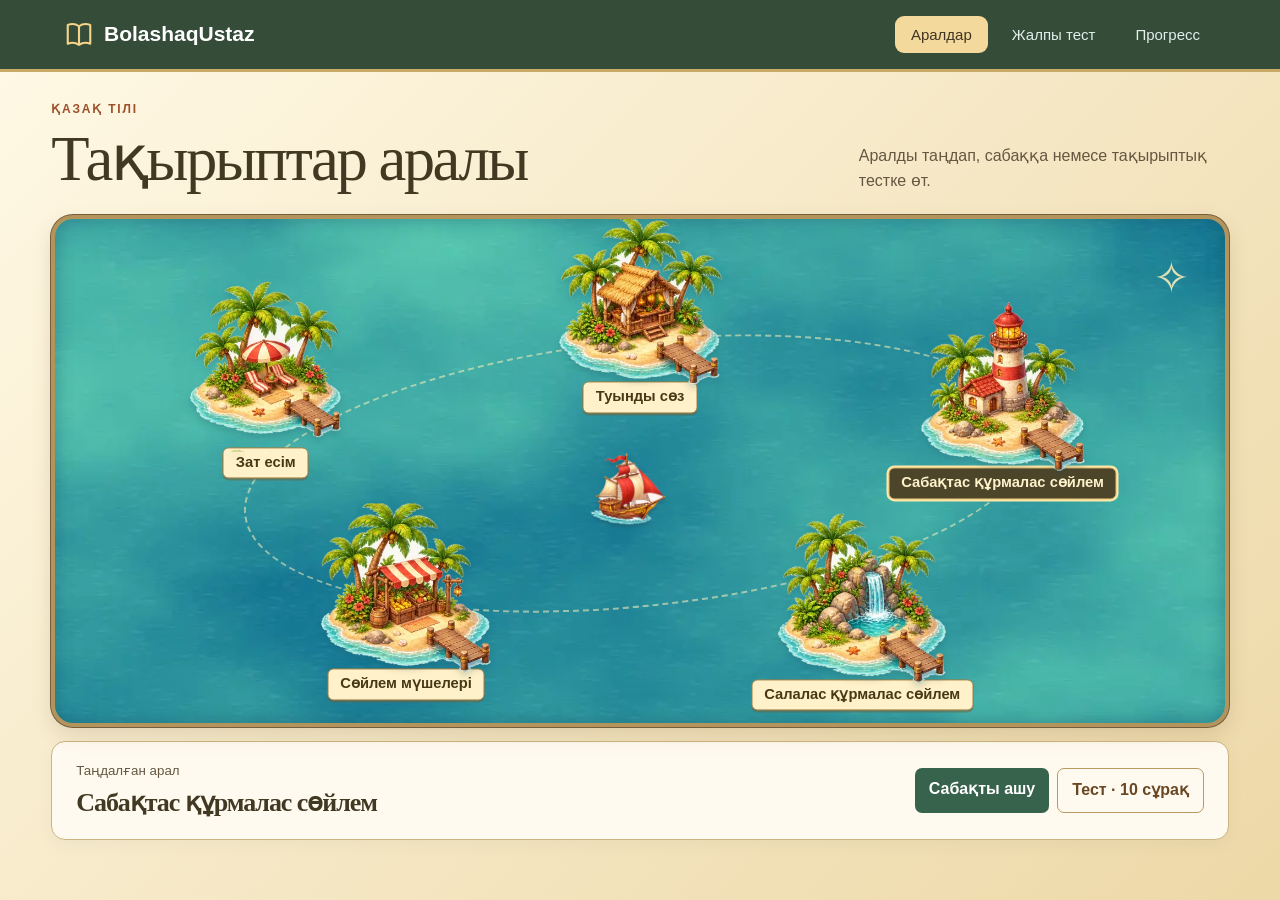
<file: index.html>
<!doctype html><html lang="kk"><head><meta charset="utf-8"><meta name="viewport" content="width=device-width,initial-scale=1"><title>Сабақтар · BolashaqUstaz</title><link rel="stylesheet" href="ustaz.css"></head><body><div id="app"></div><script src="lessons.js"></script><script src="ustaz.js"></script></body></html>
</file>
<file: ustaz.css>
*{box-sizing:border-box}body{margin:0;background:#f8f9f6;color:#192f28;font:16px/1.55 Inter,Arial,sans-serif}a{color:inherit;text-decoration:none}button,select{font:inherit;cursor:pointer}button:focus-visible,a:focus-visible,select:focus-visible{outline:3px solid #c57c33}aside{position:fixed;inset:0 auto 0 0;width:244px;background:#143c32;color:white;padding:34px 18px;display:flex;flex-direction:column}.brand{display:flex;align-items:center;gap:11px;font-weight:750;font-size:20px;padding:0 6px}.brand b{display:grid;place-items:center;width:38px;height:40px;background:#dfefaa;color:#174333;border-radius:11px}.brand small,.account small{display:block;color:#a6bdb1;font-size:12px;font-weight:400}.sideLabel{font-size:11px;letter-spacing:2px;color:#a4baaf;margin:56px 14px 14px}nav a{display:flex;align-items:center;gap:14px;padding:13px 15px;border-radius:9px;margin-bottom:5px;color:#e2ece3}nav a.on{background:#daeba6;color:#1c392b;font-weight:bold}.account{margin-top:auto;border-top:1px solid #466556;padding:24px 5px 0;display:flex;gap:11px;align-items:center}.avatar{border-radius:50%;background:#deeac4;width:38px;height:38px;display:grid;place-items:center;color:#234537}main{margin-left:244px}.bar{background:white;border-bottom:1px solid #dce3da;padding:16px 4.4%;display:flex;align-items:center;justify-content:space-between;color:#5b6c61;font-size:14px}.bar span{display:flex;align-items:center;gap:10px}.wrap{max-width:1440px;margin:auto;padding:32px 4.4% 60px}.eyebrow{color:#53725a;font-size:12px;font-weight:700;letter-spacing:1.8px}.top,.row{display:flex;align-items:center;justify-content:space-between;gap:16px}h1,h2,h3,p{margin:0}h1{font-size:clamp(32px,3.2vw,50px);line-height:1.15;letter-spacing:-1.8px;margin:6px 0 7px}h2{font-size:24px;letter-spacing:-.65px}h3{font-size:19px}.muted,small{color:#64746b}select{border:1px solid #d4ded4;background:white;border-radius:9px;padding:8px;color:#294b39}.hero{background:#dfecc9;border:1px solid #cedfbc;border-radius:20px;display:grid;grid-template-columns:1.1fr 1fr;overflow:hidden;margin:25px 0 23px;position:relative}.heroText{padding:34px;z-index:1}.pill{display:inline-flex;align-items:center;gap:7px;background:#f4f9e8;border:1px solid #bfcea8;border-radius:20px;padding:4px 11px;font-size:12px;font-weight:bold}.hero h2{font-size:clamp(30px,3.4vw,54px);line-height:1.06;margin:16px 0;letter-spacing:-1.8px}.meta{display:flex;align-items:center;gap:8px;color:#4c614e;font-size:14px}.boardarea{display:grid;place-items:center;background:radial-gradient(ellipse at center,#b4d39e55,transparent 70%),repeating-linear-gradient(90deg,transparent 0 24px,#94b68622 25px 26px),repeating-linear-gradient(0deg,transparent 0 24px,#94b68622 25px 26px);padding:24px}.board{background:radial-gradient(at 40% 60%,#385b47,#214737);width:100%;max-width:305px;transform:rotate(-4deg);border:7px solid #b69061;border-bottom:10px solid #b69061;box-shadow:4px 8px 0 #74926850,inset 0 0 0 2px #233e2f;border-radius:6px;text-align:center;color:#f5f2d7;padding:19px 10px 22px;font:italic 20px Georgia,serif;position:relative}.board:after{content:'';position:absolute;bottom:0;right:20px;width:29px;height:4px;background:#fff3da;border-radius:2px}.branch{color:#cbdca2;line-height:1.2;font-size:30px}.leaves{display:flex;justify-content:space-evenly;gap:6px}.leaves i{font-size:15px;padding:4px;border:1px dashed #d9ddb3;border-radius:5px}.grid{display:grid;grid-template-columns:minmax(0,1.65fr) minmax(230px,1fr);gap:20px;align-items:start}.card{background:#fff;border:1px solid #dde3da;border-radius:16px;padding:24px;margin-bottom:18px}.head{display:flex;gap:12px;align-items:center;margin-bottom:16px}.ico{display:inline-grid;place-items:center;width:39px;height:39px;background:#edf3e4;color:#426f46;border-radius:10px}.example{background:#f5f8ef;border-left:3px solid #8aa96c;padding:14px 16px;margin-top:16px;border-radius:0 7px 7px 0}.example small{display:block;color:#557445;font-weight:bold}.tags{display:flex;gap:10px;flex-wrap:wrap;margin-top:16px}.tags div{flex:1;min-width:120px;border:1px solid #dae5da;border-radius:9px;padding:11px}.tags small{display:block}.primary,.option{border-radius:9px;padding:10px 18px;border:1px solid #214d3b;background:#214d3b;color:white;font-weight:600;display:inline-block}.primary{margin-top:16px}.option{background:white;color:#233f30;border-color:#d9e1da;text-align:left;margin:5px 0;width:100%}.option:hover:not(:disabled){background:#f0f6e9}.option:disabled{cursor:default}.right,.wrong{padding:12px;border-radius:8px;margin-top:12px;background:#e6f1dc}.wrong{background:#fff0dd}.line{display:flex;align-items:center;gap:12px;padding:12px 0;border-bottom:1px solid #edf0eb}.line:last-child{border:0}.line small{display:block}.line b.num{font-size:14px;color:#49744f;background:#eef4e8;width:30px;height:30px;border-radius:50%;display:grid;place-items:center}.progress{height:9px;background:#e9eee5;border-radius:9px;overflow:hidden}.progress i{display:block;height:100%;background:#86a965}.stats{display:flex;gap:14px;flex-wrap:wrap}.stats .card{flex:1}.stats strong{display:block;font-size:30px}svg{width:21px;height:21px;fill:none;stroke:currentColor;stroke-width:1.7;stroke-linecap:round;stroke-linejoin:round}.topic{display:block;margin-top:12px}.topic select{max-width:100%}@media(max-width:1000px){aside{width:205px}main{margin-left:205px}.grid{grid-template-columns:1.4fr 1fr}.card,.heroText{padding:19px}}@media(max-width:760px){aside{position:static;width:100%;padding:12px 16px}.sideLabel,.account,.bar{display:none}nav{display:flex;margin-top:12px}nav a{flex:1;justify-content:center;padding:8px;gap:6px;margin:0}.brand small{display:none}main{margin:0}.wrap{padding:22px 16px}.grid{grid-template-columns:1fr;gap:0}.hero{grid-template-columns:1fr .85fr}.boardarea{padding:12px}.board{font-size:15px}.leaves i{font-size:12px}.hero h2{font-size:29px}.top{align-items:start}.stats{gap:6px}.stats .card{padding:12px}}@media(max-width:480px){.hero{grid-template-columns:1fr}.boardarea{padding:12px 38px 22px}.board{max-width:240px}.top{flex-wrap:wrap}}
.lesson-detail{margin-top:12px}.card h4{font-size:1.05rem;margin:20px 0 7px}.card details{margin-top:12px;background:#f5f8ef;border-radius:8px;padding:10px 14px}.card summary{cursor:pointer;font-weight:600;color:#31583b}.card details p{margin-top:8px}
.video-lesson iframe{display:block;width:100%;aspect-ratio:16/9;border:0;border-radius:8px;background:#173d30;margin:10px 0}.video-lesson a{color:#295d43;text-decoration:underline}.option.correct-choice{background:#e4f3e2;border-color:#568953}.option.incorrect-choice{background:#fff1e6;border-color:#ba7852}.wrong p{margin-top:.5rem}
.download-file{display:block;width:fit-content;margin:0 0 12px auto;text-decoration:underline;color:#365e48}.video-lesson .video-open{color:white;text-decoration:none;margin:12px 0}fieldset{border:0;border-bottom:1px solid #dfe6d9;padding:0 0 18px;margin:0 0 18px;min-width:0}legend{font-weight:700;margin-bottom:5px}.chip,.rating{display:inline-block;background:#f4f7ef;color:#234636;border:1px solid #cad6c5;border-radius:8px;padding:8px 13px;margin-top:8px}.chip[aria-pressed=true]{background:#254e3c;color:white}.rating{cursor:pointer}.reply:not(:empty){background:#f1f5eb;border-radius:8px;padding:12px;margin-top:12px}textarea{width:100%;font:inherit;color:inherit;border:1px solid #bac9b8;border-radius:8px;padding:10px;margin:8px 0 0;resize:vertical}.brand span{min-width:0}.card details p+p{margin-top:10px}.lesson-jumps{margin:12px 0 0}.lesson-jumps .chip{font-weight:600}
.saved-review{border-left:4px solid #779957}.saved-review header{display:flex;gap:12px;justify-content:space-between;align-items:center;flex-wrap:wrap}.review-stars{color:#92651e;letter-spacing:2px}.review-body{white-space:pre-wrap;overflow-wrap:anywhere;margin-top:12px}.saved-review time{display:block;margin-top:8px;color:#64746b;font-size:.875rem}.atlas{min-height:100vh;color:#f5f2df;background:radial-gradient(ellipse at 50% 56%,#174441 0%,#102d34 42%,#091c27 80%);font-family:Inter,Arial,sans-serif}.atlas a:hover{text-decoration:underline}.atlas-head{display:flex;align-items:center;justify-content:space-between;padding:18px max(5vw,20px);border-bottom:1px solid #45615f80;background:#0a1f28}.atlas-logo{display:flex;align-items:center;gap:10px;font-size:21px;font-weight:750}.atlas-logo svg{color:#efcf91;width:30px;height:30px}.atlas-head nav{display:flex;gap:8px}.atlas-head nav a{margin:0;padding:7px 16px;color:#c7d9d3;font-size:15px}.atlas-head nav a[aria-current]{background:#264940;color:#e6e5c4}.atlas .atlas-body{margin:0 auto;padding:30px 5vw 22px;max-width:1450px}.world-intro{text-align:center}.world-intro .eyebrow{color:#e7c78a}.world-intro h1{font-family:Georgia,'Times New Roman',serif;font-weight:500;font-size:clamp(38px,4.8vw,72px);color:#f7edd4}.world-intro p{color:#c2d7cc}.sky-map{position:relative;isolation:isolate;height:clamp(420px,48vw,555px);max-width:1150px;margin:auto;background-image:radial-gradient(1px 1px at 21px 35px,#def3cbab 90%,transparent),radial-gradient(1px 1px at 62px 11px,#ebcd9e99 95%,transparent);background-size:141px 107px,213px 143px}.compass{position:absolute;top:6%;right:4%;font-size:52px;color:#beab7a77}.constellation{position:absolute;left:16%;right:16%;top:24%;height:53%;border:1px dashed #c1b28059;border-radius:50%;transform:rotate(-6deg)}.atlas-book{position:absolute;top:53%;left:50%;transform:translate(-50%,-50%) rotate(-9deg);display:flex;filter:drop-shadow(0 10px 15px #080f1a)}.atlas-book i{width:46px;height:44px;background:repeating-linear-gradient(0deg,transparent 0 7px,#897b5855 8px 9px) center/66% 65% no-repeat,#e5d5a8;border:3px solid #c1a575;border-radius:3px 8px 2px 4px;box-shadow:0 4px #759283;transform:skewY(12deg)}.atlas-book i+i{transform:skewY(-12deg);border-radius:8px 3px 4px 2px}.island{background:none;border:0;color:#f1f2d9;position:absolute;display:grid;justify-items:center;width:23%;transform:translate(-50%,-50%);padding:0;line-height:1.2}.island canvas{width:min(100%,225px);height:auto;transition:transform .25s;filter:drop-shadow(0 13px 14px #081b28aa)}.island:hover canvas,.island[aria-pressed=true] canvas{transform:translateY(-5px);filter:drop-shadow(0 5px 13px #77cab92b)}.island-label{margin-top:-3px;border:1px solid #59746c;border-radius:7px;padding:6px 11px;background:#0b242def;font-size:clamp(14px,1.3vw,18px);font-weight:600;max-width:100%}.island[aria-pressed=true] .island-label{color:var(--gem);border-color:var(--gem)}.i0{left:18%;top:32%}.i1{left:50%;top:19%}.i2{left:81%;top:36%}.i3{left:30%;top:76%}.i4{left:69%;top:78%}.dock{display:flex;align-items:center;justify-content:space-between;gap:15px;border:1px solid #58766c;border-radius:14px;background:#132e35;padding:16px 24px;max-width:970px;margin:4px auto}.dock small{color:#b5c9bf}.dock h2{color:#f3ead3;font-size:22px}.dock-actions{display:flex;gap:8px;flex-wrap:wrap}.dock-actions a{padding:9px 14px;border-radius:7px;font-weight:600}.read-link{background:#e7d6a5;color:#19352f}.test-link{border:1px solid #6b8980}.atlas a:focus-visible,.island:focus-visible{outline:3px solid #ffe8a4;outline-offset:3px}@media(max-width:650px){.atlas-head{flex-wrap:wrap;gap:10px}.atlas-head nav{margin:0}.atlas-head nav a{padding:5px 8px;font-size:14px}.atlas .atlas-body{padding:22px 12px}.sky-map{height:560px}.island{width:40%}.i0{left:23%;top:24%}.i1{left:72%;top:16%}.i2{left:77%;top:51%}.i3{left:22%;top:63%}.i4{left:65%;top:83%}.island-label{padding:4px 6px}.atlas-book{top:40%;left:44%;scale:.65}.dock{align-items:flex-start;flex-direction:column;padding:15px}.compass{display:none}}@media(prefers-reduced-motion:reduce){.island canvas{transition:none}}
:root{--ink:#123e47;--teal:#166467;--paper:#fcfaf3;--edge:#c7d9d1;--mist:#e9f2eb;--coral:#ae4f33}
body{background:var(--paper);color:var(--ink);font-family:"Source Sans 3","Segoe UI",Arial,sans-serif}
aside,.atlas-head{background:#103e49}aside .brand b,nav a.on{background:#f7dfaa;color:var(--ink)}
main h1,.world-intro h1,.dock h2,.hero h2{font-family:"PT Serif",Georgia,serif;letter-spacing:-.04em}
.bar{background:#f1f5ed;color:var(--ink)}.hero{background:linear-gradient(110deg,#edf1dd,#c4e3d7);border-color:var(--edge)}
.card,.stats .card{border-radius:14px;border-color:var(--edge);box-shadow:0 5px 18px #173f4710}
.primary,.video-lesson .video-open{background:var(--teal);color:white;border-color:var(--teal)}
.primary:hover{background:#0e494c}.head .ico,.card details,.example,.reply:not(:empty){background:#e9f4ed;color:#1e514d}
.eyebrow,.muted,.meta,.card small{color:#47665e}.chip[aria-pressed=true]{background:var(--teal)}.progress i{background:#419a8e}.saved-review{border-left-color:#cf7856}
.atlas{background:var(--paper);color:var(--ink)}.atlas-head{padding:16px max(5vw,20px);border:0}.atlas-logo{color:white}.atlas-head nav a{color:#e3efeb}.atlas-head nav a[aria-current]{background:#fff0d3;color:#193f45}.atlas-logo svg{color:#f7dca9}
.atlas .atlas-body{max-width:1390px;padding:28px 4vw 30px}
.world-intro{text-align:left;display:grid;grid-template-columns:1.4fr 1fr;align-items:end;gap:0 20px;margin:0 0 16px}.world-intro .eyebrow{color:var(--coral);grid-column:1/-1}.world-intro h1{font-size:clamp(42px,4.9vw,74px);color:var(--ink);margin:4px 0}.world-intro p{color:#486762;max-width:370px;justify-self:end;padding-bottom:5px}
.sky-map{border-radius:22px;border:1px solid #accfc7;width:100%;max-width:none;height:clamp(450px,38vw,540px);overflow:hidden;background-color:#cee7df;background-image:var(--chart);background-size:100% 100%;box-shadow:inset 0 0 0 6px #ffffff50}
.constellation{border:2px dashed #3f7f7382}.compass{color:#427e78;top:5%;right:3%;font-size:44px}
.island canvas{filter:drop-shadow(0 9px 6px #1748492e);width:min(100%,205px)}
.island-label{background:var(--paper);color:var(--ink);border:1px solid #57908470;box-shadow:0 3px 0 #35695a29;border-radius:16px;font-size:clamp(14px,1.15vw,17px);padding:6px 12px}.island[aria-pressed=true] .island-label{background:var(--ink);color:white;border:1px solid var(--ink);box-shadow:0 0 0 3px #fcfaf3}
.atlas-book{filter:drop-shadow(0 7px 8px #214e453b)}.dock{background:white;border-color:var(--edge);box-shadow:0 5px 18px #173f470b;max-width:none;margin:14px 0 0}.dock h2{color:var(--ink);font-size:26px}.dock small{color:#56756a}.read-link{background:var(--teal);color:white}.test-link{color:var(--teal);border-color:#94b9ae}
body>a[download]{background:#f6eedb!important;color:var(--ink);font-size:14px}
@media(max-width:650px){.world-intro{display:block}.world-intro p{justify-self:start}.atlas .atlas-body{padding:18px 12px}.sky-map{height:560px}.island canvas{width:100%}.dock{padding:14px}.atlas-head{padding:12px 15px}.atlas-head nav a{padding:6px 8px}.world-intro h1{font-size:41px}}

.sky-map{--chart:url([data-uri])}
:root{--paper:#fff5d9;--ink:#423923;--teal:#37624c;--edge:#d8be87;--mist:#fbefd0;--coral:#985324}
body,.atlas{background:linear-gradient(135deg,#fff9e6,#edd8a7);color:#423923}
aside,.atlas-head{background:#344c38}.atlas-head{border-bottom:3px solid #caab66}.atlas-logo svg{color:#f5d388}.atlas-head nav a[aria-current]{background:#f4d99d;color:#403522}
.world-intro p,.dock small,.meta,.muted{color:#655741}.world-intro .eyebrow{color:#9b5029}
.sky-map{background-color:#238ba2;background-image:var(--tropic-sea);background-size:cover;border:4px solid #b4945b;box-shadow:0 0 0 1px #735f40,0 8px 20px #6b492529,inset 0 0 18px #134c616b;height:clamp(480px,40vw,570px)}
.compass{color:#fff1bddb}.constellation{opacity:.55;border-color:#fff1bb}.island{z-index:2;width:23%}
.beach{display:block;width:min(96%,200px);aspect-ratio:1.18;background:var(--beach) center/contain no-repeat;transition:transform .2s;filter:drop-shadow(0 4px 3px #174d5433)}.island:hover .beach{transform:translateY(-2px)}
.island-label{color:#473916;background:#fff1c9;border:1px solid #a67f41;border-radius:6px;box-shadow:0 2px 0 #78582f75;margin-top:-4px}.island[aria-pressed=true] .island-label{background:#4d452a;color:#fff3cc;border-color:#dfbd72;box-shadow:0 0 0 2px #ffe7a8}
.dock,.card,.bar{background:#fffaf0}.bar,.dock{border-color:#cbb480}.read-link,.primary{background:#37624c;color:white}.test-link{color:#694722;border-color:#b99a61}.hero{background:linear-gradient(110deg,#f7e6b6,#d5ddab)}.ico,.head .ico,.example,.card details,.reply:not(:empty){background:#f4edd4;color:#544b2b}.progress i{background:#759750}
.sailboat{position:absolute;z-index:4;width:clamp(40px,6vw,76px);aspect-ratio:1;transform:translate(-50%,-60%);pointer-events:none}
.sailboat i{position:absolute;inset:0;background:var(--ship) center/contain no-repeat;filter:drop-shadow(0 3px 2px #17485761)}.sailboat.west i{transform:scaleX(-1)}.sailboat.sailing:before{content:'';position:absolute;bottom:14%;right:65%;width:70%;height:7%;border-radius:50%;box-shadow:0 -3px 3px #ffffffaa,0 3px 2px #ffffff88;transform:rotate(-7deg)}.sailboat.west:before{right:auto;left:65%}
@media(max-width:650px){.sky-map{height:560px}.island{width:38%}.beach{width:min(100%,140px)}.island-label{font-size:14px}}
@media(prefers-reduced-motion:reduce){.beach{transition:none}}
.sky-map{--tropic-sea:url([data-uri]);--ship:url([data-uri])}.i0{--beach:url([data-uri])}.i1{--beach:url([data-uri])}.i2{--beach:url([data-uri])}.i3{--beach:url([data-uri])}.i4{--beach:url([data-uri])}
.tutor{padding:0;overflow:hidden}.tutor-head{display:flex;align-items:center;gap:20px;background:#143d40;color:#ffedca;padding:14px 18px}.tutor-head small{color:#e0cda7}.tutor-photo{width:100px;height:125px;flex:none;border-radius:8px;background:var(--portrait) center 26%/cover}.tutor-panel{padding:18px}.tutor-log{max-height:300px;overflow:auto;display:flex;flex-direction:column;gap:8px;margin:12px 0}.bubble{max-width:92%;align-self:flex-start;background:#e6efe2;color:#264a40;border-radius:12px 12px 12px 2px;padding:9px 13px}.bubble.mine{align-self:flex-end;background:#fae7be;color:#503c27}.bubble p{white-space:pre-line;overflow-wrap:anywhere}.bubble strong{font-size:.8rem}.tutor-panel label{display:block;margin-top:14px;font-weight:600}.tutor-prompts .chip{font-size:.9rem}.tutor-head{--portrait:url([data-uri])}
.video-lesson video{display:block;width:100%;aspect-ratio:16/9;background:#173e40;border-radius:10px;margin:10px 0 17px}
#tutor-query{color-scheme:light;background-color:#fff;color:#192532;-webkit-text-fill-color:#192532;caret-color:#124742;border:2px solid #69857e;font-size:16px;opacity:1}
#tutor-query:focus{outline:3px solid #72ad99;outline-offset:2px}#tutor-query::placeholder{color:#526760;-webkit-text-fill-color:#526760;opacity:1}
#tutor .bubble.mine{background:#194d4b}#tutor .bubble.mine,#tutor .bubble.mine p,#tutor .bubble.mine strong{color:#fff;-webkit-text-fill-color:#fff}
</file>
